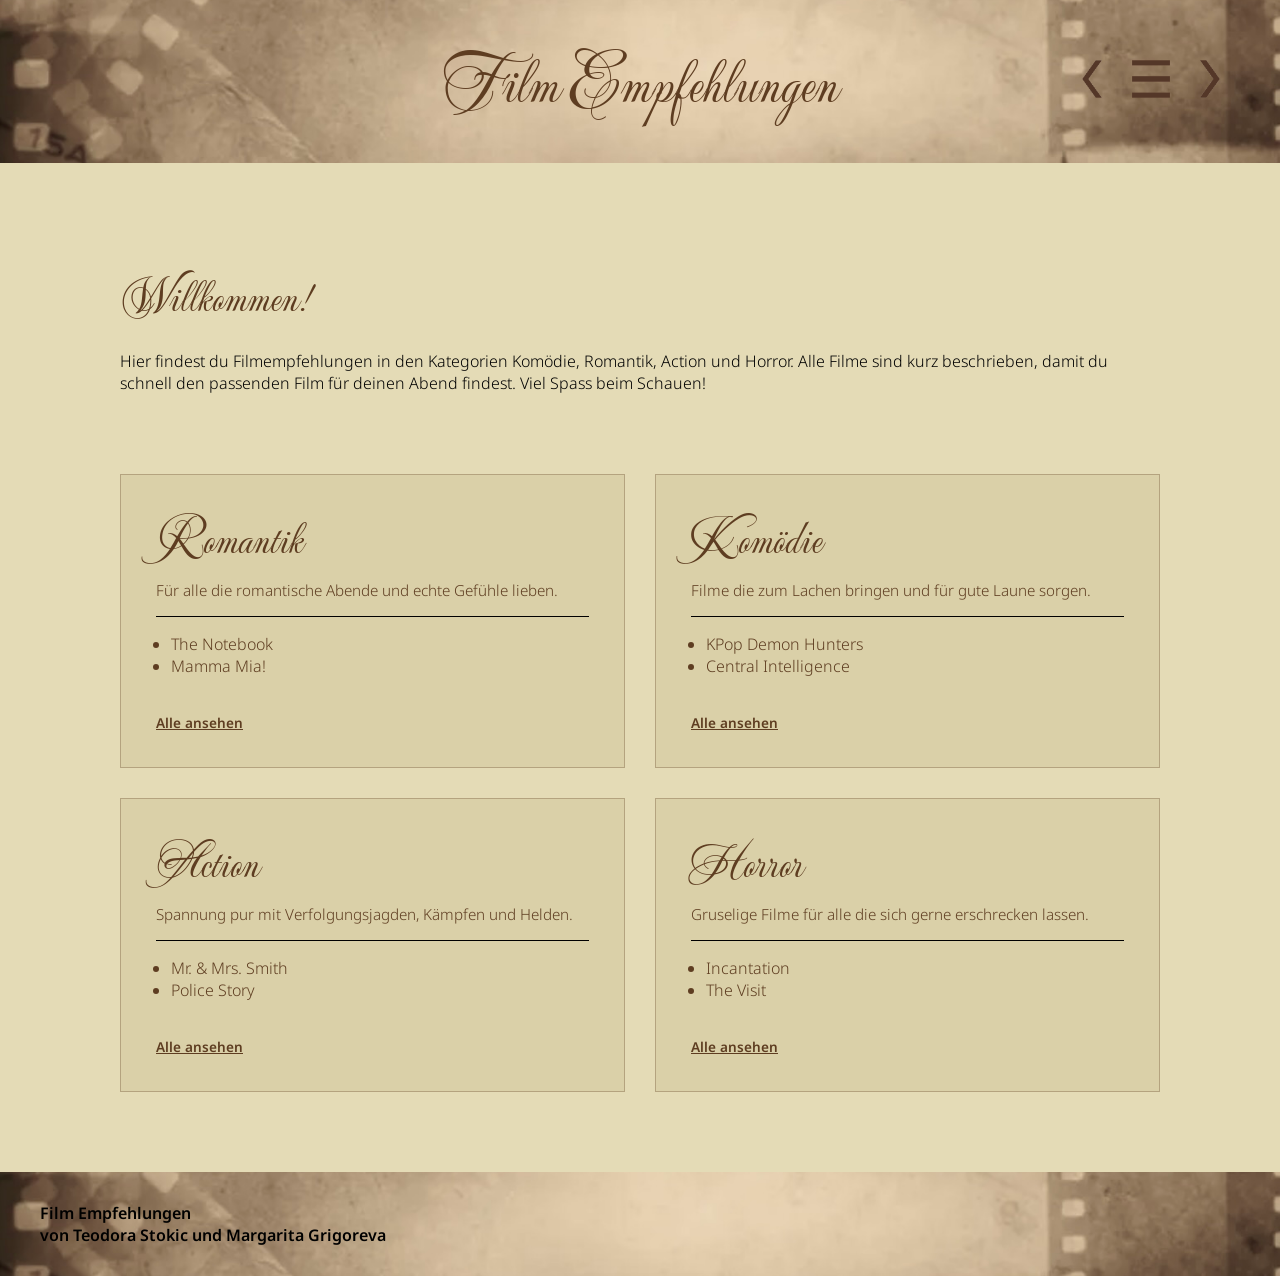
<file: film/index.html>
<!-- ============================================================
     File: index.html
     Projekt: Film Empfehlungen
     Autoren: Teodora Stokic & Margarita Grigoreva
     Datum: 23.03.2026
     Beschreibung: Startseite mit Genre-Übersicht
     ============================================================ -->
<!DOCTYPE html>
<html lang="de">

<head>
  <meta charset="utf-8">
  <meta name="viewport" content="width=device-width, initial-scale=1.0">
  <title>Film Empfehlungen</title>
  <link rel="stylesheet" href="css/style.css">
  <link rel="icon" type="image/png" href="assets/images/favicon.png" sizes="32x32">
</head>

<body>

   <header>
    <div class="titel">
      <h1>Film Empfehlungen</h1>
    </div>
    <nav>
      <div class="arrow"><a href="komoedie.html" title="Zurück"><img src="assets/images/arrow_back.png" alt="Zurück"></a></div>
      <div class="overview"><a href="index.html" title="Übersicht"><img src="assets/images/hamburger.png" alt="Menü Übersicht"></a></div>
      <div class="arrow"><a href="romantik.html" title="Weiter"><img src="assets/images/arrow_next.png" alt="Weiter"></a></div>
    </nav>
  </header>

  <section class="welcome">
    <h2>Willkommen!</h2>
    <p>
      Hier findest du Filmempfehlungen in den Kategorien Komödie, Romantik, Action und Horror.
      Alle Filme sind kurz beschrieben, damit du schnell den passenden Film für deinen Abend findest.
      Viel Spass beim Schauen!
    </p>
  </section>

  <main>

     <article>
      <a class="genre-box" href="romantik.html">
        <div class="genre-box-content">
          <h2>Romantik</h2>
          <p class="genre-desc">Für alle die romantische Abende und echte Gefühle lieben.</p>
          <hr>
          <ul>
            <li>The Notebook</li>
            <li>Mamma Mia!</li>
          </ul>
        </div>
        <span class="see-all">Alle ansehen</span>
      </a>
    </article>

    <article>
      <a class="genre-box" href="komoedie.html">
        <div class="genre-box-content">
          <h2>Komödie</h2>
          <p class="genre-desc">Filme die zum Lachen bringen und für gute Laune sorgen.</p>
          <hr>
          <ul>
            <li>KPop Demon Hunters</li>
            <li>Central Intelligence</li>
          </ul>
        </div>
        <span class="see-all">Alle ansehen</span>
      </a>
    </article>

    <article>
      <a class="genre-box" href="action.html">
        <div class="genre-box-content">
          <h2>Action</h2>
          <p class="genre-desc">Spannung pur mit Verfolgungsjagden, Kämpfen und Helden.</p>
          <hr>
          <ul>
            <li>Mr. &amp; Mrs. Smith</li>
            <li>Police Story</li>
          </ul>
        </div>
        <span class="see-all">Alle ansehen</span>
      </a>
    </article>

    <article>
      <a class="genre-box" href="horror.html">
        <div class="genre-box-content">
          <h2>Horror</h2>
          <p class="genre-desc">Gruselige Filme für alle die sich gerne erschrecken lassen.</p>
          <hr>
          <ul>
            <li>Incantation</li>
            <li>The Visit</li>
          </ul>
        </div>
        <span class="see-all">Alle ansehen</span>
      </a>
    </article>

  </main>

  <footer>
    <strong>Film Empfehlungen</strong><br>
    <strong>von Teodora Stokic und Margarita Grigoreva</strong>
  </footer>


</body>
</html>
</file>
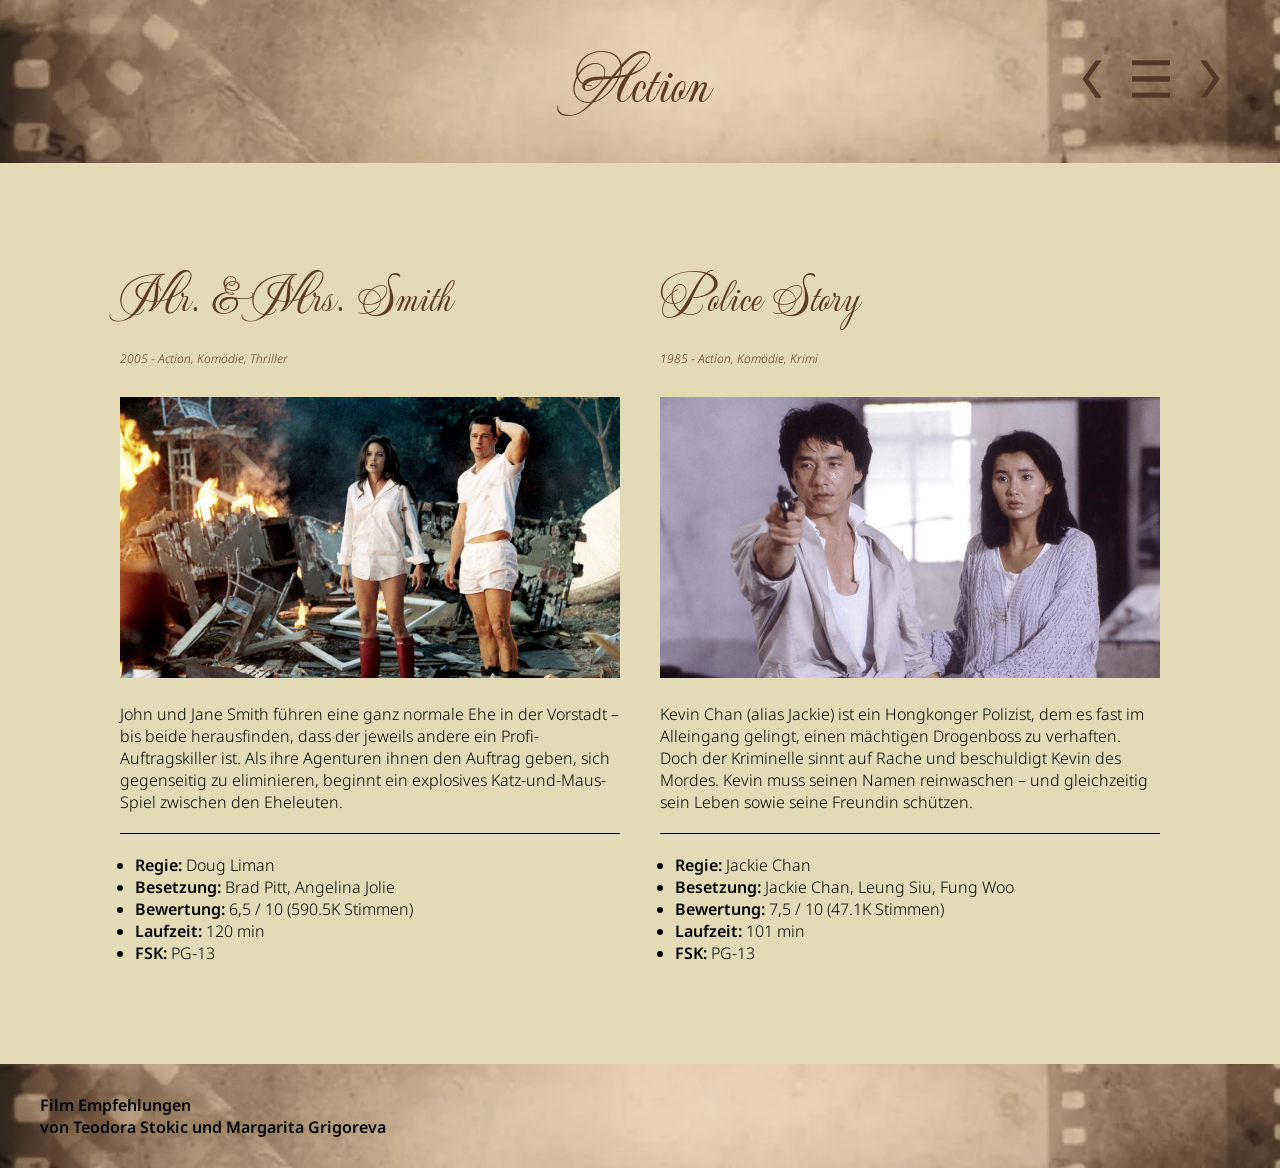
<file: film/action.html>
<!-- ============================================================
     File: action.html
     Projekt: Film Empfehlungen
     Autoren: Teodora Stokic & Margarita Grigoreva
     Datum: 23.03.2026
     Beschreibung: Action-Filmempfehlungen
     ============================================================ -->
<!DOCTYPE html>
<html lang="de">

<head>
  <meta charset="utf-8">
  <meta name="viewport" content="width=device-width, initial-scale=1.0">
  <title>Action – Film Empfehlungen</title>
  <link rel="stylesheet" href="css/style.css">
  <link rel="icon" type="image/png" href="assets/images/favicon.png" sizes="32x32">
</head>

<body>

  <header>
    <div class="titel">
      <h1>Action</h1>
    </div>
    <nav>
      <div class="arrow"><a href="romantik.html" title="Zurück"><img src="assets/images/arrow_back.png" alt="Zurück"></a></div>
      <div class="overview"><a href="index.html" title="Übersicht"><img src="assets/images/hamburger.png" alt="Menü Übersicht"></a></div>
      <div class="arrow"><a href="horror.html" title="Weiter"><img src="assets/images/arrow_next.png" alt="Weiter"></a></div>
    </nav>
  </header>

  <main class="film-liste">

    <article>
      <h2>Mr. &amp; Mrs. Smith</h2>
      <p class="caption">2005 - Action, Komödie, Thriller</p>
      <img src="assets/images/mrs_smith.jpg" alt="Mr. und Mrs. Smith Filmplakat">
      <p>
        John und Jane Smith führen eine ganz normale Ehe in der Vorstadt – bis beide herausfinden,
        dass der jeweils andere ein Profi-Auftragskiller ist. Als ihre Agenturen ihnen den Auftrag
        geben, sich gegenseitig zu eliminieren, beginnt ein explosives Katz-und-Maus-Spiel zwischen
        den Eheleuten.
      </p>
      <hr>
      <ul>
        <li><strong>Regie:</strong> Doug Liman</li>
        <li><strong>Besetzung:</strong> Brad Pitt, Angelina Jolie</li>
        <li><strong>Bewertung:</strong> 6,5 / 10 (590.5K Stimmen)</li>
        <li><strong>Laufzeit:</strong> 120 min</li>
        <li><strong>FSK:</strong> PG-13</li>
      </ul>
    </article>

    <article>
      <h2>Police Story</h2>
      <p class="caption">1985 - Action, Komödie, Krimi</p>
      <img src="assets/images/police_story.jpg" alt="Police Story Filmplakat">
      <p>
        Kevin Chan (alias Jackie) ist ein Hongkonger Polizist, dem es fast im Alleingang gelingt,
        einen mächtigen Drogenboss zu verhaften. Doch der Kriminelle sinnt auf Rache und beschuldigt
        Kevin des Mordes. Kevin muss seinen Namen reinwaschen – und gleichzeitig sein Leben sowie
        seine Freundin schützen.
      </p>
      <hr>
      <ul>
        <li><strong>Regie:</strong> Jackie Chan</li>
        <li><strong>Besetzung:</strong> Jackie Chan, Leung Siu, Fung Woo</li>
        <li><strong>Bewertung:</strong> 7,5 / 10 (47.1K Stimmen)</li>
        <li><strong>Laufzeit:</strong> 101 min</li>
        <li><strong>FSK:</strong> PG-13</li>
      </ul>
    </article>

  </main>

  <footer>
    <strong>Film Empfehlungen</strong><br>
    <strong>von Teodora Stokic und Margarita Grigoreva</strong>
  </footer>

</body>
</html>
</file>
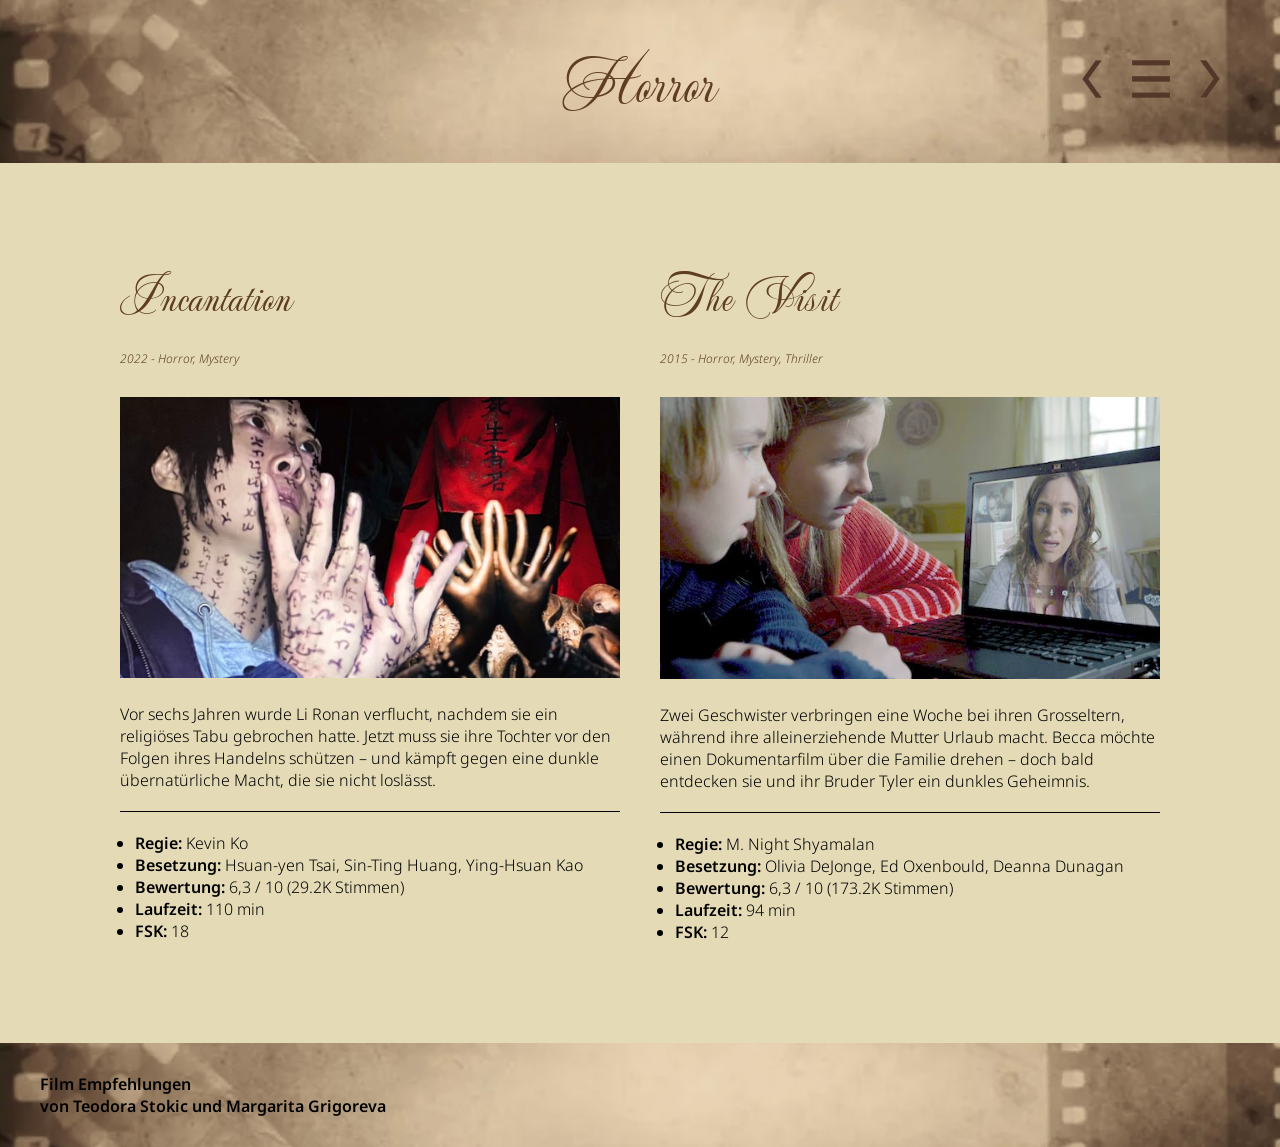
<file: film/horror.html>
<!-- ============================================================
     File: horror.html
     Projekt: Film Empfehlungen
     Autoren: Teodora Stokic & Margarita Grigoreva
     Datum: 23.03.2026
     Beschreibung: Horror-Filmempfehlungen
     ============================================================ -->
<!DOCTYPE html>
<html lang="de">

<head>
  <meta charset="utf-8">
  <meta name="viewport" content="width=device-width, initial-scale=1.0">
  <title>Horror – Film Empfehlungen</title>
  <link rel="stylesheet" href="css/style.css">
  <link rel="icon" type="image/png" href="assets/images/favicon.png" sizes="32x32">
</head>

<body>

  <header>
    <div class="titel">
      <h1>Horror</h1>
    </div>
    <nav>
      <div class="arrow"><a href="action.html" title="Zurück"><img src="assets/images/arrow_back.png" alt="Zurück"></a></div>
      <div class="overview"><a href="index.html" title="Übersicht"><img src="assets/images/hamburger.png" alt="Menü Übersicht"></a></div>
      <div class="arrow"><a href="komoedie.html" title="Weiter"><img src="assets/images/arrow_next.png" alt="Weiter"></a></div>
    </nav>
  </header>

  <main class="film-liste">

    <article>
      <h2>Incantation</h2>
      <p class="caption">2022 - Horror, Mystery</p>
      <img src="assets/images/incantation.jpg" alt="Incantation Filmplakat">
      <p>
        Vor sechs Jahren wurde Li Ronan verflucht, nachdem sie ein religiöses Tabu gebrochen hatte.
        Jetzt muss sie ihre Tochter vor den Folgen ihres Handelns schützen – und kämpft gegen
        eine dunkle übernatürliche Macht, die sie nicht loslässt.
      </p>
      <hr>
      <ul>
        <li><strong>Regie:</strong> Kevin Ko</li>
        <li><strong>Besetzung:</strong> Hsuan-yen Tsai, Sin-Ting Huang, Ying-Hsuan Kao</li>
        <li><strong>Bewertung:</strong> 6,3 / 10 (29.2K Stimmen)</li>
        <li><strong>Laufzeit:</strong> 110 min</li>
        <li><strong>FSK:</strong> 18</li>
      </ul>
    </article>

    <article>
      <h2>The Visit</h2>
      <p class="caption">2015 - Horror, Mystery, Thriller</p>
      <img src="assets/images/the_visit.jpg" alt="The Visit Filmplakat">
      <p>
        Zwei Geschwister verbringen eine Woche bei ihren Grosseltern, während ihre alleinerziehende
        Mutter Urlaub macht. Becca möchte einen Dokumentarfilm über die Familie drehen –
        doch bald entdecken sie und ihr Bruder Tyler ein dunkles Geheimnis.
      </p>
      <hr>
      <ul>
        <li><strong>Regie:</strong> M. Night Shyamalan</li>
        <li><strong>Besetzung:</strong> Olivia DeJonge, Ed Oxenbould, Deanna Dunagan</li>
        <li><strong>Bewertung:</strong> 6,3 / 10 (173.2K Stimmen)</li>
        <li><strong>Laufzeit:</strong> 94 min</li>
        <li><strong>FSK:</strong> 12</li>
      </ul>
    </article>

  </main>

  <footer>
    <strong>Film Empfehlungen</strong><br>
    <strong>von Teodora Stokic und Margarita Grigoreva</strong>
  </footer>

</body>
</html>
</file>
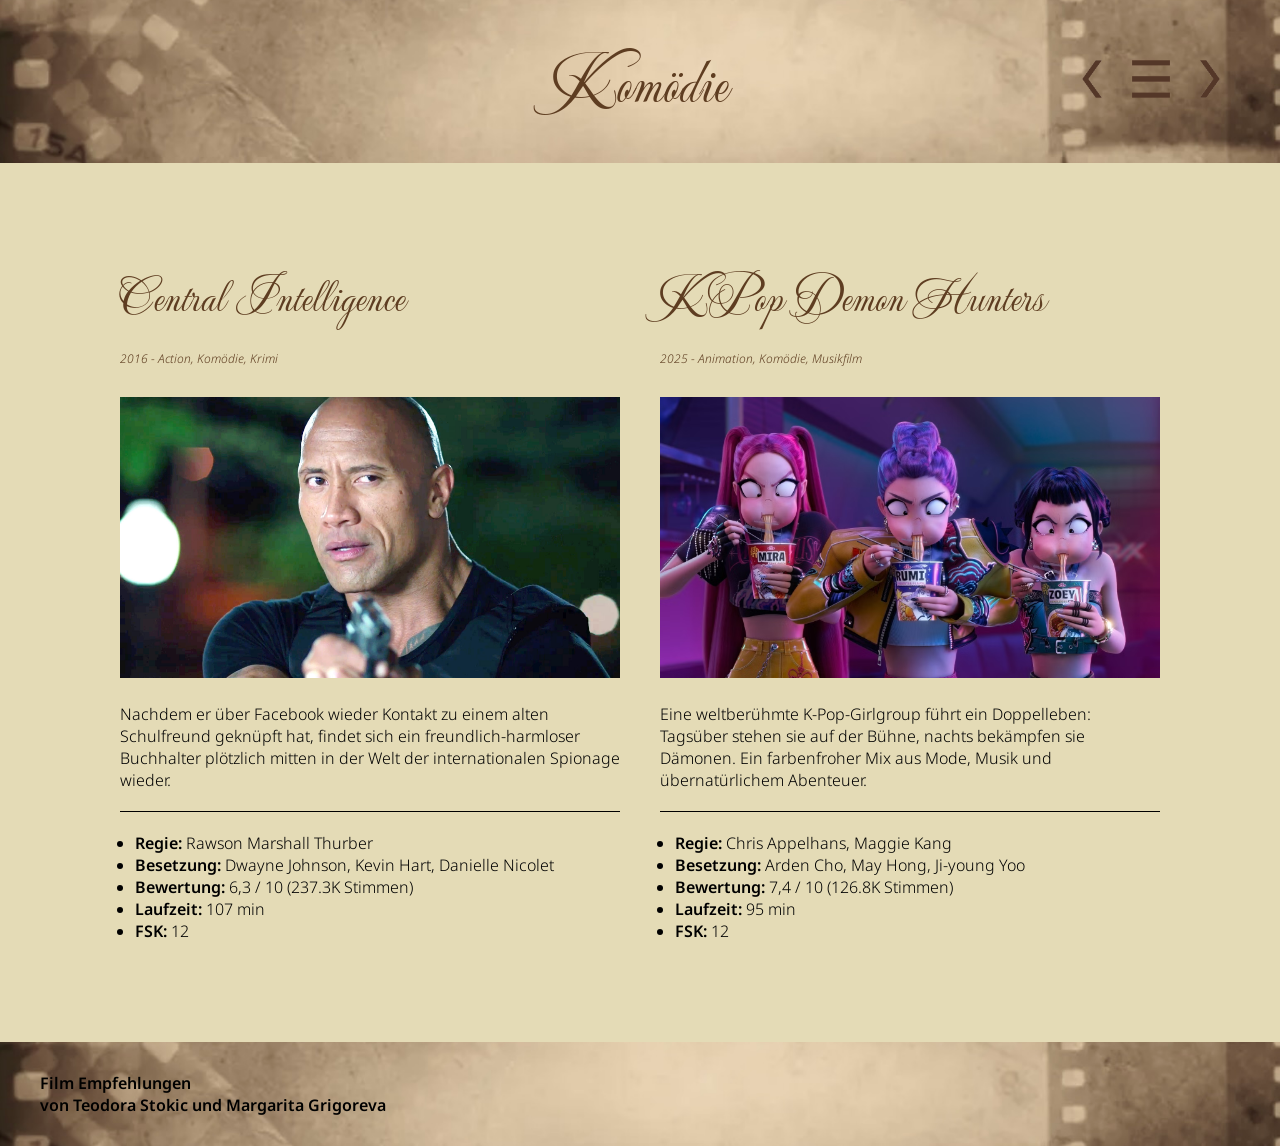
<file: film/komoedie.html>
<!-- ============================================================
     File: komoedie.html
     Projekt: Film Empfehlungen
     Autoren: Teodora Stokic & Margarita Grigoreva
     Datum: 23.03.2026
     Beschreibung: Komödie-Filmempfehlungen
     ============================================================ -->
<!DOCTYPE html>
<html lang="de">

<head>
  <meta charset="utf-8">
  <meta name="viewport" content="width=device-width, initial-scale=1.0">
  <title>Komödie – Film Empfehlungen</title>
  <link rel="stylesheet" href="css/style.css">
  <link rel="icon" type="image/png" href="assets/images/favicon.png" sizes="32x32">
</head>

<body>

  <header>
    <div class="titel">
      <h1>Komödie</h1>
    </div>
    <nav>
      <div class="arrow"><a href="horror.html" title="Zurück"><img src="assets/images/arrow_back.png" alt="Zurück"></a></div>
      <div class="overview"><a href="index.html" title="Übersicht"><img src="assets/images/hamburger.png" alt="Menü Übersicht"></a></div>
      <div class="arrow"><a href="index.html" title="Weiter"><img src="assets/images/arrow_next.png" alt="Weiter"></a></div>
    </nav>
  </header>

  <main class="film-liste">

    <article>
      <h2>Central Intelligence</h2>
      <p class="caption">2016 - Action, Komödie, Krimi</p>
      <img src="assets/images/central_intelligence.jpg" alt="Central Intelligence Filmplakat">
      <p>
        Nachdem er über Facebook wieder Kontakt zu einem alten Schulfreund geknüpft hat, findet sich
        ein freundlich-harmloser Buchhalter plötzlich mitten in der Welt der internationalen
        Spionage wieder.
      </p>
      <hr>
      <ul>
        <li><strong>Regie:</strong> Rawson Marshall Thurber</li>
        <li><strong>Besetzung:</strong> Dwayne Johnson, Kevin Hart, Danielle Nicolet</li>
        <li><strong>Bewertung:</strong> 6,3 / 10 (237.3K Stimmen)</li>
        <li><strong>Laufzeit:</strong> 107 min</li>
        <li><strong>FSK:</strong> 12</li>
      </ul>
    </article>

    <article>
      <h2>KPop Demon Hunters</h2>
      <p class="caption">2025 - Animation, Komödie, Musikfilm</p>
      <img src="assets/images/kpop_demon_hunters.jpg" alt="KPop Demon Hunters Filmplakat">
      <p>
        Eine weltberühmte K-Pop-Girlgroup führt ein Doppelleben: Tagsüber stehen sie auf der Bühne,
        nachts bekämpfen sie Dämonen. Ein farbenfroher Mix aus Mode, Musik und übernatürlichem Abenteuer.
      </p>
      <hr>
      <ul>
        <li><strong>Regie:</strong> Chris Appelhans, Maggie Kang</li>
        <li><strong>Besetzung:</strong> Arden Cho, May Hong, Ji-young Yoo</li>
        <li><strong>Bewertung:</strong> 7,4 / 10 (126.8K Stimmen)</li>
        <li><strong>Laufzeit:</strong> 95 min</li>
        <li><strong>FSK:</strong> 12</li>
      </ul>
    </article>

  </main>

  <footer>
    <strong>Film Empfehlungen</strong><br>
    <strong>von Teodora Stokic und Margarita Grigoreva</strong>
  </footer>


</body>
</html>
</file>
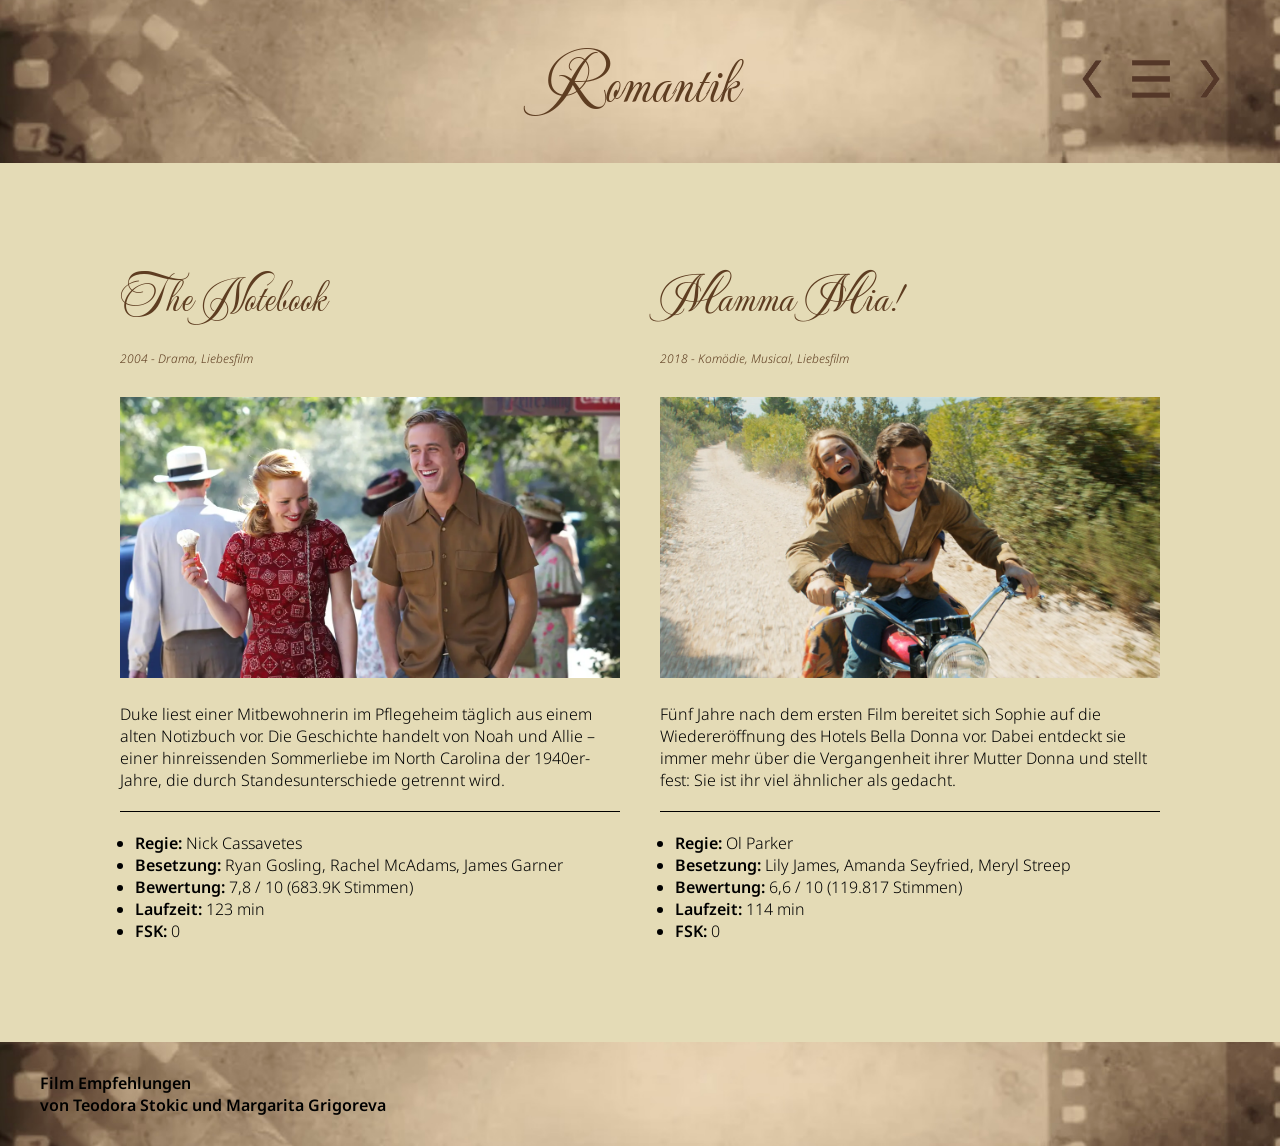
<file: film/romantik.html>
<!-- ============================================================
     File: romantik.html
     Projekt: Film Empfehlungen
     Autoren: Teodora Stokic & Margarita Grigoreva
     Datum: 23.03.2026
     Beschreibung: Romantik-Filmempfehlungen
     ============================================================ -->
<!DOCTYPE html>
<html lang="de">

<head>
  <meta charset="utf-8">
  <meta name="viewport" content="width=device-width, initial-scale=1.0">
  <title>Romantik – Film Empfehlungen</title>
  <link rel="stylesheet" href="css/style.css">
  <link rel="icon" type="image/png" href="assets/images/favicon.png" sizes="32x32">
</head>

<body>

  <header>
    <div class="titel">
      <h1>Romantik</h1>
    </div>
    <nav>
      <div class="arrow"><a href="index.html" title="Zurück"><img src="assets/images/arrow_back.png" alt="Zurück"></a></div>
      <div class="overview"><a href="index.html" title="Übersicht"><img src="assets/images/hamburger.png" alt="Menü Übersicht"></a></div>
      <div class="arrow"><a href="action.html" title="Weiter"><img src="assets/images/arrow_next.png" alt="Weiter"></a></div>
    </nav>
  </header>

  <main class="film-liste">

    <article>
      <h2>The Notebook</h2>
      <p class="caption">2004 - Drama, Liebesfilm</p>

      <img src="assets/images/the_notebook.jpg" alt="The Notebook Filmplakat">
      <p>
        Duke liest einer Mitbewohnerin im Pflegeheim täglich aus einem alten Notizbuch vor.
        Die Geschichte handelt von Noah und Allie – einer hinreissenden Sommerliebe im
        North Carolina der 1940er-Jahre, die durch Standesunterschiede getrennt wird.
      </p>
      <hr>
      <ul>
        <li><strong>Regie:</strong> Nick Cassavetes</li>
        <li><strong>Besetzung:</strong> Ryan Gosling, Rachel McAdams, James Garner</li>
        <li><strong>Bewertung:</strong> 7,8 / 10 (683.9K Stimmen)</li>
        <li><strong>Laufzeit:</strong> 123 min</li>
        <li><strong>FSK:</strong> 0</li>
      </ul>
    </article>

    <article>
      <h2>Mamma Mia!</h2>
      <p class="caption">2018 - Komödie, Musical, Liebesfilm</p>
      <img src="assets/images/mamma_mia2.jpg" alt="Mamma Mia Here We Go Again Filmplakat">
      <p>
        Fünf Jahre nach dem ersten Film bereitet sich Sophie auf die Wiedereröffnung des Hotels
        Bella Donna vor. Dabei entdeckt sie immer mehr über die Vergangenheit ihrer Mutter Donna
        und stellt fest: Sie ist ihr viel ähnlicher als gedacht.
      </p>
      <hr>
      <ul>
        <li><strong>Regie:</strong> Ol Parker</li>
        <li><strong>Besetzung:</strong> Lily James, Amanda Seyfried, Meryl Streep</li>
        <li><strong>Bewertung:</strong> 6,6 / 10 (119.817 Stimmen)</li>
        <li><strong>Laufzeit:</strong> 114 min</li>
        <li><strong>FSK:</strong> 0</li>
      </ul>
    </article>

  </main>

  <footer>
    <strong>Film Empfehlungen</strong><br>
    <strong>von Teodora Stokic und Margarita Grigoreva</strong>
  </footer>

</body>
</html>
</file>
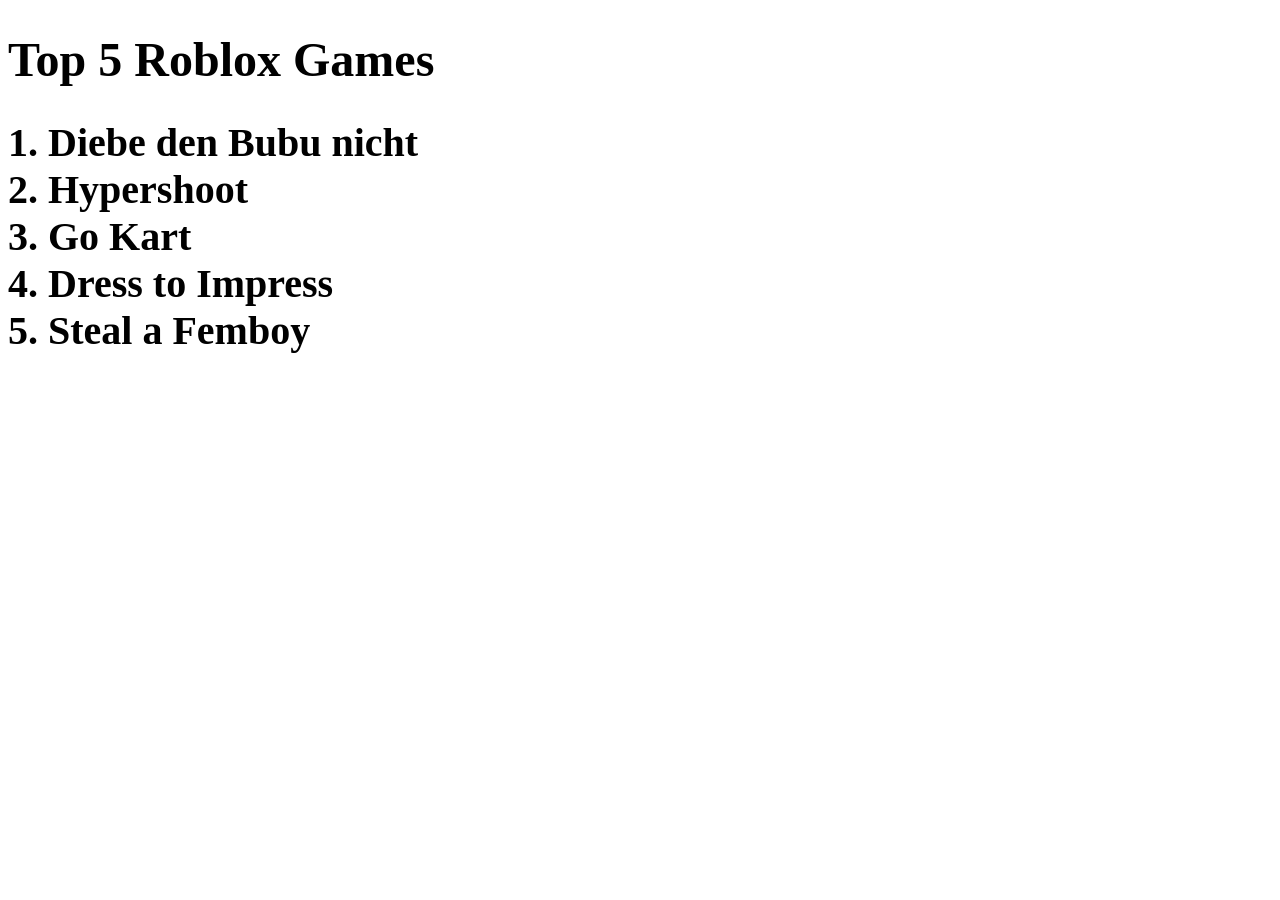
<file: Uebungen/D1/uebung_1.html>
<!-- ============================================================
     File: uebung_1.html
     Authors: Teodora Stokic & Margarita Grigoreva
     Date: 23.02.2026
     Description: Top 5 Roblox Games
     ============================================================ -->
<!DOCTYPE html>
<html lang="de">
<head>
    <meta charset="UTF-8">
    <title>Top 5 Roblox Games</title>
    <link href="https://fonts.googleapis.com/css2?family=Open+Sans:wght@800&display=swap" rel="stylesheet">
    <link rel="stylesheet" href="uebung_1.css">
</head>
<body>
    <header>
        <h1>Top 5 Roblox Games</h1>
    </header>
    <main>
        <ol class="top5">
            <li>Diebe den Bubu nicht</li>
            <li>Hypershoot</li>
            <li>Go Kart</li>
            <li>Dress to Impress</li>
            <li>Steal a Femboy</li>
        </ol>
    </main>
</body>
</html>
</file>
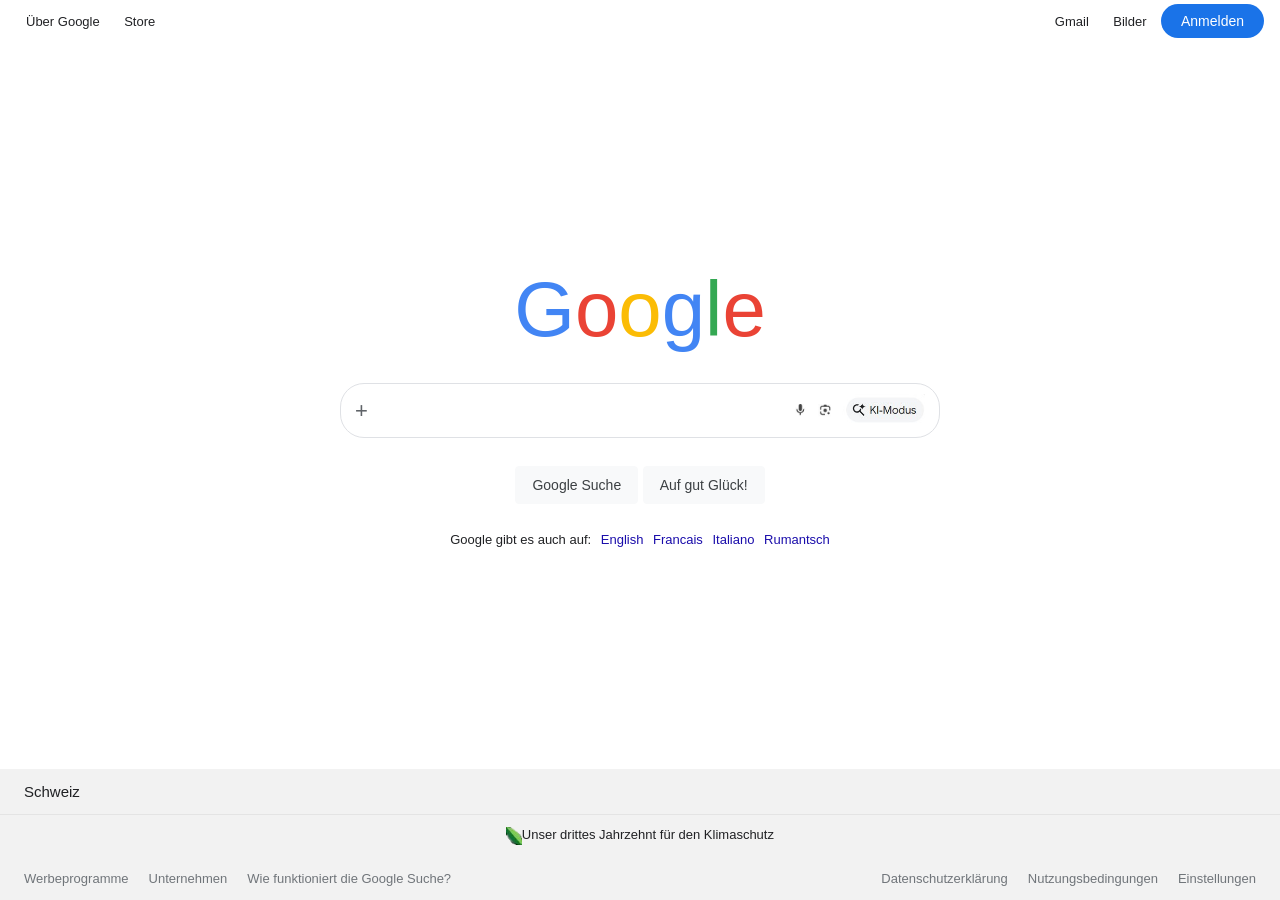
<file: Uebungen/D2/google.html>
<!DOCTYPE html>
<html lang="de">
<head>
  <meta charset="UTF-8">
  <meta name="viewport" content="width=device-width, initial-scale=1.0">
  <title>Google</title>
  <link rel="stylesheet" href="css/google.css">
  <link rel="icon" type="image/png" href="images/favicon.png" sizes="32x32">
  <link rel="apple-touch-icon" sizes="180x180" href="images/favicon.png">
</head>
<body>

<!-- header -->
<header>
  <div class="header-left">
    <a class="header-link" href="#">Über Google</a>
    <a class="header-link" href="#">Store</a>
  </div>
  <div class="header-right">
    <a class="header-link" href="#">Gmail</a> <!--The # is a placeholder for a URL. It means the link goes nowhere-->
    <a class="header-link" href="#">Bilder</a>
    <a class="sign-in" href="#">Anmelden</a>
  </div>
</header>

<!-- main -->
<main>

  <!-- logo -->
  <div class="logo">
    <span class="g-blue">G</span><span class="g-red">o</span><span class="g-yellow">o</span><span class="g-blue">g</span><span class="g-green">l</span><span class="g-red">e</span> <!--Inline (span) elements only take up as much width as their content needs. Block (p) elements always take up the full width of their container.-->
  </div>

  <!-- search bar -->
  <div class="search-box">
    <div class="search-inside">
      <p class="search-plus">+</p>
      <input type="text">
      <div class="search-icons">
        <button class="icon-button"><img src="images/mic.png" alt="mic" height="22"></button>
        <button class="icon-button"><img src="images/cam.png" alt="cam" height="22"></button>
        <button class="icon-button"><img src="images/ki-modus.png" alt="KI-Modus" height="30"></button>
      </div>
    </div>
  </div>

  <!-- buttons -->
  <div class="search-buttons">
    <button>Google Suche</button>
    <button>Auf gut Glück!</button>
  </div>

  <!-- languages -->
  <div class="lang-bar">
    Google gibt es auch auf:
    <a href="#">English</a>
    <a href="#">Francais</a>
    <a href="#">Italiano</a>
    <a href="#">Rumantsch</a>
  </div>

</main>

<!-- footer -->
<footer>
  <div class="footer-region">Schweiz</div>
  <div class="footer-climate">
    <img src="images/leaf.png" alt="leaf">
    Unser drittes Jahrzehnt für den Klimaschutz
  </div>
  <div class="footer-bottom">
    <div class="footer-links">
      <a href="#">Werbeprogramme</a>
      <a href="#">Unternehmen</a>
      <a href="#">Wie funktioniert die Google Suche?</a>
    </div>
    <div class="footer-links">
      <a href="#">Datenschutzerklärung</a>
      <a href="#">Nutzungsbedingungen</a>
      <a href="#">Einstellungen</a>
    </div>
  </div>
</footer>

</body>
</html>
</file>
<file: film/css/style.css>
/* ============================================================
   File: style.css
   Projekt: Film Empfehlungen
   Autoren: Teodora Stokic & Margarita Grigoreva
   Datum: 23.03.2026
   Beschreibung: Stylesheet für alle Seiten der Webseite
   ============================================================ */

@import url('https://fonts.googleapis.com/css2?family=Mea+Culpa&family=Noto+Sans:wght@300;400;600&display=swap');

* {
    padding: 0;
    margin: 0;
    box-sizing: border-box;
}

body {
    background-color: rgb(228, 219, 182);
    font-size: 1em;
    font-family: 'Noto Sans', sans-serif;
    font-weight: 300;
    display: flex;
    flex-direction: column;
    min-height: 100vh;
}

header {
    background-image: url('../assets/images/banner.png');
    background-size: cover;
    background-position: center;
    color: rgb(255, 255, 255);
    padding: 60px;
    display: flex;
    justify-content: space-between;
    align-items: center;
    position: relative;
    overflow: hidden;
    min-height: 100px;
}


.titel {
    margin: 20px 20px 0 20px;
}

nav {
    display: flex;
    flex-direction: row;
    justify-content: flex-end;
    gap: 12px;
}

nav img {
    height: 38px;
    width: 38px;
}

.welcome {
    margin: 60px 120px 0 120px;
}

main {
    margin: 60px 120px 80px 120px;
    display: grid;
    grid-template-columns: 1fr 1fr;
    gap: 30px;
}

.genre-box {
    background-color: rgba(210, 198, 155, 0.5);
    border: 1px solid rgba(94, 61, 33, 0.3);
    padding: 30px 35px 35px 35px;
    text-decoration: none;
    display: flex;
    flex-direction: column;
    justify-content: space-between;
    transition: background-color 0.4s, border-color 0.4s;
}


.genre-box:hover {
    background-color: rgba(190, 175, 130, 0.6);
    border-color: rgba(94, 61, 33, 0.6);
}

.genre-box h2 {
    margin: 0;
}

.genre-box hr {
    margin: 16px 0;
}

.genre-box p {
    color: rgb(94, 61, 33);
    margin: 8px 0 12px 0;
    font-size: 0.95em;
}

.see-all {
    display: block;
    margin-top: 16px;
    font-size: 0.85em;
    font-weight: 600;
    color: rgb(94, 61, 33);
    text-decoration: underline;
}

main a {
    color: rgb(94, 61, 33);
}

main a:hover {
    color: rgba(1, 36, 3, 0.5);
    transition: color 0.5s;
}

main.film-liste {
    grid-template-columns: 1fr 1fr;
    gap: 40px;
}


main.film-liste article img {
    width: 100%;
    margin: 10px 0;
}

footer {
    background-image: url('../assets/images/banner.png');
    background-size: cover;
    background-position: center;
    padding: 30px 40px;
    color: rgb(94, 61, 33);
    margin-top: auto;
    position: relative;
    overflow: hidden;
}

h1 {
    font-family: "Mea Culpa", cursive;
    font-size: 4em;
    font-weight: 400;
    color: rgb(94, 61, 33);
    position: absolute;
    left: 50%;
    top: 50%;
    transform: translate(-50%, -50%);
    white-space: nowrap;
}
h2 {
    font-family: "Mea Culpa", cursive;
    font-size: 3em;
    font-weight: 400;
    color: rgb(94, 61, 33);
    margin: 40px 0 20px 0;
}

p {
    margin: 10px 0 20px 0;
    color: rgb(0, 0, 0);
}

strong {
    font-family: 'Noto Sans', sans-serif;
    font-weight: 600;
    color: rgb(0, 0, 0);
}

.caption {
    font-size: 0.75em;
    font-weight: 300;
    font-style: italic;
    margin: 0 0 20px 0;
    color: rgb(94, 61, 33);
}

hr {
    border: none;
    border-top: 0.5px solid rgb(0, 0, 0);
    margin: 20px 0;
}

ul {
    margin: 0 0 20px 15px;
}


::selection {
    background: rgb(94, 61, 33);
    color: rgb(255, 255, 255);
}

/* Media Query: Diese Regeln gelten NUR wenn das Browserfenster
   maximal 768px breit ist (z.B. auf Smartphones).
   Das 2-Spalten-Grid wird auf eine einzige Spalte reduziert. */
@media (max-width: 768px) {
    main,
    main.film-liste {
        grid-template-columns: 1fr;
        margin: 30px 20px 40px 20px;
        gap: 20px;
    }

    .welcome {
        margin: 30px 20px 0 20px;
    }

    header {
        padding: 50px 20px;
    }

    h1 {
        font-size: 2.8em;
    }

    h2 {
        font-size: 2.2em;
    }
}
</file>
<file: Uebungen/D1/uebung_1.css>
/* ============================================================
   File: uebung_1.css
   Authors: Teodora Stokic & Margarita Grigoreva
   Date: 23.02.2026
   Description: stylesheet for roblox games page
   ============================================================ */
h1 {
    font-weight: 800;
    font-size: 3rem;
}

.top5 li {
    font-weight: 600;
    font-size: 2.5rem;
}
</file>
<file: Uebungen/D2/css/google.css>
* {
  margin: 0; /*space between the box and other elements*/
  padding: 0;/*space between the box border and its content*/
}

body {
  font-family: Arial, sans-serif;
  background: #fff;
  color: #202124;
  display: flex; /*children sit side by side in a row*/
  flex-direction: column; /*changes that to a column*/
  min-height: 100vh; /* the page is at least full screen height*/
}

/* header */
header {
  display: flex; /*children sit side by side*/
  justify-content: space-between;
  padding: 12px 16px; /*space inside: 12px top/bottom, 16px left/right*/
}

.header-link {
  font-size: 13px;
  color: #202124;
  text-decoration: none;
  padding: 8px 10px;
  border-radius: 4px;
}

.header-link:hover { background: #f1f3f4; }

.sign-in {
  background: #1a73e8;
  color: #fff;
  border-radius: 20px;
  padding: 9px 20px;
  font-size: 14px;
  font-weight: 500;
  text-decoration: none;
}

.sign-in:hover { background: #1765cc; }

/* main */
main {
  flex: 1; /*takes all remaining space on the page*/
  display: flex; /*children sit side by side in a row*/
  flex-direction: column; /*children stack vertically*/
  align-items: center; /*centers children horizontally*/
  justify-content: center; /*centers children vertically*/
}

.logo {
  margin-bottom: 28px; /*28px space below the element.*/
  font-size: 78px;
  font-weight: 400;
}

.g-blue   { color: #4285F4; }
.g-red    { color: #EA4335; }
.g-yellow { color: #FBBC05; }
.g-green  { color: #34A853; }

/* search */
.search-box {
  width: 600px;
  margin-bottom: 28px; /*margin-bottom adds 28px of space below the element logo*/
}

.search-inside {
  display: flex; /*children sit side by side*/
  align-items: center; /* children sit in the middle (not top or bottom)*/
  border: 1px solid #dfe1e5;
  border-radius: 24px;
  padding: 10px 14px; /*space inside the box: 10px top/bottom, 14px left/right*/

}



.search-plus {
  font-size: 22px;
  color: #5f6368;
  font-weight: 300;
}

.search-inside input {
  flex: 1; /*fills all the empty space between the + and the icons*/
  border: none;
  outline: none;
  font-size: 16px;
}

.search-icons {
  display: flex; /*children sit in a row*/
  align-items: center; /*children are centered vertically within that row*/
  gap: 4px;
}

.icon-button {
  background: none;
  border: none;
}

.search-buttons button {
  background: #f8f9fa;
  border: 1px solid #f8f9fa;
  border-radius: 4px;
  padding: 10px 16px; /*space inside the button: 10px top/bottom, 16px left/right.*/
  font-size: 14px;
  color: #3c4043;
  cursor: pointer;
}

.search-buttons button:hover {
  border-color: #dadce0;
  box-shadow: 0 1px 2px rgba(0,0,0,.1);
}

/* languages */
.lang-bar {
  margin-top: 28px;
  font-size: 13px;
}

.lang-bar a {
  color: #1a0dab;
  text-decoration: none;
  margin-left: 6px;
}

.lang-bar a:hover { text-decoration: underline; }

/* footer */
footer {
  background: #f2f2f2;
  font-size: 13px;
  color: #70757a;
}

.footer-region {
  padding: 14px 24px; /*space inside: 14px top/bottom, 24px left/right*/
  border-bottom: 1px solid #e4e4e4; /*thin grey line at the bottom*/
  font-size: 15px;
  color: #202124;
}

.footer-climate {
  padding: 12px 24px; /*space inside: 12px top/bottom, 24px left/right*/
  display: flex; /*children sit in a row*/
  justify-content: center; /*centers children horizontally*/
  color: #202124;
}

.footer-climate img { height: 18px; }

.footer-bottom {
  display: flex; /*children sit in a row*/
  justify-content: space-between;
  padding: 14px 24px;  /*space inside: 14px top/bottom, 24px left/right*/
}

.footer-links {
  display: flex; /*children sit in a row*/
  gap: 20px;
}

.footer-links a {
  color: #70757a;
  text-decoration: none;
}

.footer-links a:hover { text-decoration: underline; }
</file>
